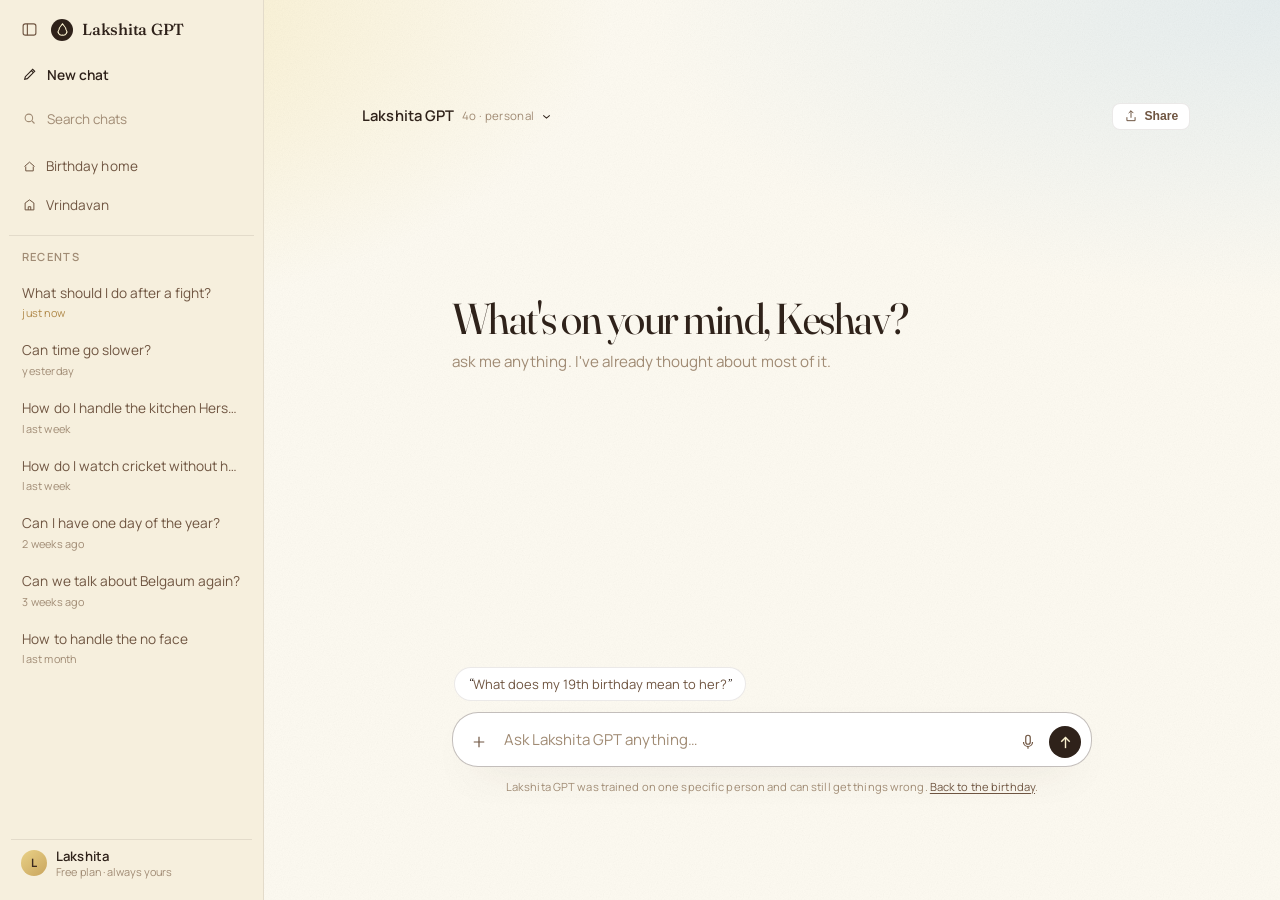
<file: gpt.html>
<!doctype html>
<html lang="en">
<head>
<meta charset="utf-8">
<meta name="viewport" content="width=device-width, initial-scale=1">
<title>Lakshita GPT</title>
<meta name="description" content="Lakshita GPT — the version of me that's always available.">
<link rel="preconnect" href="https://fonts.googleapis.com">
<link rel="preconnect" href="https://fonts.gstatic.com" crossorigin>
<link href="https://fonts.googleapis.com/css2?family=Fraunces:ital,opsz,wght@0,9..144,300..700;1,9..144,300..700&family=Instrument+Serif:ital@0;1&family=Manrope:wght@300;400;500;600;700&display=swap" rel="stylesheet">
<link rel="stylesheet" href="styles.css">
<link rel="stylesheet" href="gpt.css">
<link rel="icon" href="data:image/svg+xml,<svg xmlns='http://www.w3.org/2000/svg' viewBox='0 0 32 32'><circle cx='16' cy='16' r='15' fill='%23f3e2a3'/><circle cx='16' cy='16' r='6' fill='%233b2a20'/></svg>">
</head>
<body class="gpt-body">

<div class="gpt-shell">

  <!-- ============ SIDEBAR ============ -->
  <aside class="gpt-side" id="side">
    <div class="gpt-side__top">
      <button class="gpt-iconbtn" id="collapse" title="Close sidebar" aria-label="Close sidebar">
        <svg viewBox="0 0 24 24" width="17" height="17" fill="none" stroke="currentColor" stroke-width="1.6"><rect x="3" y="4" width="18" height="16" rx="3"/><path d="M9 4v16"/></svg>
      </button>
      <a class="gpt-brand" href="index.html">
        <span class="gpt-brand__mark">
          <svg viewBox="0 0 24 24" width="15" height="15" fill="none" stroke="currentColor" stroke-width="1.7"><path d="M12 3c2.2 3.4 5.5 5.2 5.5 9A5.5 5.5 0 0 1 12 21a5.5 5.5 0 0 1-5.5-9c0-3.8 3.3-5.6 5.5-9Z"/></svg>
        </span>
        Lakshita&nbsp;GPT
      </a>
    </div>

    <button class="gpt-new" id="newChat">
      <svg viewBox="0 0 24 24" width="16" height="16" fill="none" stroke="currentColor" stroke-width="1.7"><path d="M4 20l1-4L16 5l3 3L8 19l-4 1Z"/><path d="M14 7l3 3"/></svg>
      New chat
    </button>

    <label class="gpt-search">
      <svg viewBox="0 0 24 24" width="15" height="15" fill="none" stroke="currentColor" stroke-width="1.7"><circle cx="11" cy="11" r="6"/><path d="M16 16l4 4"/></svg>
      <input type="text" id="searchThreads" placeholder="Search chats" autocomplete="off">
    </label>

    <nav class="gpt-nav">
      <a href="index.html"><svg viewBox="0 0 24 24" width="15" height="15" fill="none" stroke="currentColor" stroke-width="1.6"><path d="M4 12l8-7 8 7"/><path d="M6 12v7h12v-7"/></svg>Birthday home</a>
      <a href="temple.html"><svg viewBox="0 0 24 24" width="15" height="15" fill="none" stroke="currentColor" stroke-width="1.6"><path d="M12 3l7 5v11H5V8l7-5Z"/><path d="M10 19v-5h4v5"/></svg>Vrindavan</a>
    </nav>

    <div class="gpt-recents">
      <p class="gpt-recents__label">Recents</p>
      <ul id="threadList"></ul>
    </div>

    <div class="gpt-side__bottom">
      <span class="gpt-avatar gpt-avatar--me">L</span>
      <span class="gpt-user">
        <span class="gpt-user__name">Lakshita</span>
        <span class="gpt-user__plan">Free plan · always yours</span>
      </span>
    </div>
  </aside>

  <!-- ============ MAIN ============ -->
  <section class="gpt-main">
    <header class="gpt-top">
      <button class="gpt-iconbtn gpt-only-narrow" id="openSide" aria-label="Open sidebar">
        <svg viewBox="0 0 24 24" width="18" height="18" fill="none" stroke="currentColor" stroke-width="1.7"><path d="M4 7h16M4 12h16M4 17h10"/></svg>
      </button>
      <span class="gpt-model">
        Lakshita GPT <em>4o · personal</em>
        <svg viewBox="0 0 24 24" width="13" height="13" fill="none" stroke="currentColor" stroke-width="2"><path d="M6 10l6 5 6-5"/></svg>
      </span>
      <span class="gpt-top__right">
        <button class="gpt-share" id="shareBtn">
          <svg viewBox="0 0 24 24" width="14" height="14" fill="none" stroke="currentColor" stroke-width="1.7"><path d="M12 3v12"/><path d="M8 7l4-4 4 4"/><path d="M5 14v6h14v-6"/></svg>
          Share
        </button>
      </span>
    </header>

    <div class="gpt-thread" id="thread">
      <div class="gpt-thread__inner" id="messages"></div>
    </div>

    <div class="gpt-composer">
      <div class="gpt-pinned" id="pinned"></div>

      <form class="gpt-input" id="form" autocomplete="off">
        <button type="button" class="gpt-iconbtn" title="Attach">
          <svg viewBox="0 0 24 24" width="18" height="18" fill="none" stroke="currentColor" stroke-width="1.6"><path d="M12 5v14M5 12h14"/></svg>
        </button>
        <textarea id="box" rows="1" placeholder="Ask Lakshita GPT anything…" aria-label="Message Lakshita GPT"></textarea>
        <button type="button" class="gpt-iconbtn" title="Voice">
          <svg viewBox="0 0 24 24" width="18" height="18" fill="none" stroke="currentColor" stroke-width="1.6"><rect x="9" y="3" width="6" height="12" rx="3"/><path d="M6 12a6 6 0 0 0 12 0M12 18v3"/></svg>
        </button>
        <button type="submit" class="gpt-send" id="send" title="Send message" aria-label="Send message">
          <svg viewBox="0 0 24 24" width="17" height="17" fill="none" stroke="currentColor" stroke-width="2"><path d="M12 20V5"/><path d="M6 11l6-6 6 6"/></svg>
        </button>
      </form>

      <p class="gpt-disclaimer">
        Lakshita GPT was trained on one specific person and can still get things wrong.
        <a href="index.html">Back to the birthday</a>.
      </p>
    </div>
  </section>
</div>

<div class="gpt-scrim" id="scrim"></div>

<script src="config.js"></script>
<script src="gpt.js"></script>
</body>
</html>
</file>
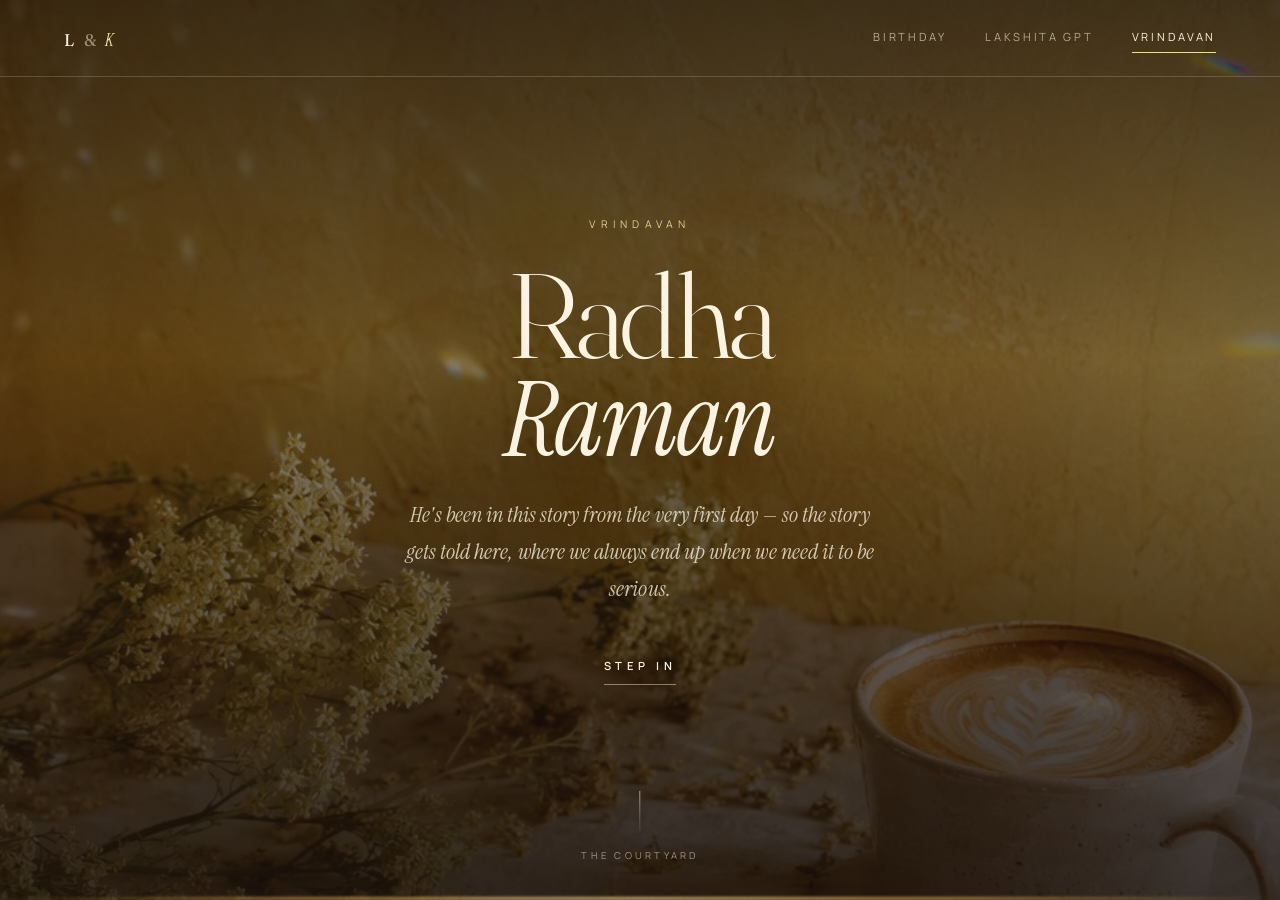
<file: temple.html>
<!doctype html>
<html lang="en">
<head>
<meta charset="utf-8">
<meta name="viewport" content="width=device-width, initial-scale=1">
<title>Vrindavan · Radha Raman</title>
<meta name="description" content="The temple page — three days that made us, and a train that refused to stop.">
<link rel="preconnect" href="https://fonts.googleapis.com">
<link rel="preconnect" href="https://fonts.gstatic.com" crossorigin>
<link href="https://fonts.googleapis.com/css2?family=Fraunces:ital,opsz,wght@0,9..144,300..700;1,9..144,300..700&family=Instrument+Serif:ital@0;1&family=Manrope:wght@300;400;500;600;700&display=swap" rel="stylesheet">
<link rel="stylesheet" href="styles.css">
<link rel="stylesheet" href="temple.css">
<link rel="icon" href="data:image/svg+xml,<svg xmlns='http://www.w3.org/2000/svg' viewBox='0 0 32 32'><circle cx='16' cy='16' r='15' fill='%23f3e2a3'/><circle cx='16' cy='16' r='6' fill='%233b2a20'/></svg>">
</head>
<body class="page-temple">

<!-- ======================= THE GATE ======================= -->
<section class="gate" id="gate">
  <div class="gate__img" id="gateImg"></div>
  <div class="gate__veil"></div>

  <header class="masthead masthead--gate">
    <a class="wordmark" href="index.html">L <span>&</span> <em>K</em></a>
    <nav class="nav">
      <a href="index.html">Birthday</a>
      <a href="gpt.html">Lakshita&nbsp;GPT</a>
      <a href="temple.html" aria-current="page">Vrindavan</a>
    </nav>
  </header>

  <div class="gate__inner">
    <p class="gate__kicker" id="gateKicker">vrindavan</p>
    <h1 class="gate__title">Radha <em>Raman</em></h1>
    <p class="gate__sub">
      He's been in this story from the very first day — so the story gets told here,
      where we always end up when we need it to be serious.
    </p>
    <button class="gate__enter" id="enterBtn">step in</button>
  </div>

  <div class="gate__scroll"><i></i><span>the courtyard</span></div>
  <div class="gate__lamps"></div>
</section>

<!-- ======================= INSIDE ======================= -->
<div class="sanctum" id="sanctum">
<main class="wrap">

  <!-- murti -->
  <section>
    <div class="murti">
      <div class="murti__frame reveal">
        <span class="murti__glow"></span>
        <img src="murti.jpg" alt="The decorated deity of Radha Raman Lalji, lit by oil lamps and garlands">
      </div>
      <div class="murti__text">
        <p class="eyebrow eyebrow--rule reveal">darshan</p>
       <h2 class="reveal" data-d="1">You were <em>always there.</em></h2>
        <p class="lede reveal" data-d="2" id="innerGreeting"></p>
        <p class="reveal" data-d="3">
          Everything since has had this in the background — the lamps, the incense that gets into your
          jacket and stays there for a week, the specific way the courtyard sounds after eight at night.
          Lalji has heard every version of us. The arguing ones, the deciding ones, and the one where
          you said yes.
        </p>
        <p class="small reveal" data-d="3" id="murtiCaption" style="font-family:var(--italic); font-style:italic; font-size:1.05rem; text-transform:none; letter-spacing:0; color:var(--mocha)"></p>
      </div>
    </div>
  </section>

  <hr class="rule">

  <!-- the three chapters -->
  <section class="story">
    <div class="story__head">
      <div>
        <p class="eyebrow eyebrow--rule reveal">the narration</p>
        <h2 class="reveal" data-d="1" style="font-size:clamp(2rem,5.5vw,3.4rem); margin:0">
          Three days, told <em class="serif-it">by the one who remembers both versions</em>
        </h2>
        <p class="reveal" data-d="2" style="max-width:32rem; margin:1.4rem 0 0" id="storyIntro"></p>
      </div>
      <button class="btn reveal" data-d="2" id="storyBtn">Lalji, tell us the story</button>
    </div>

    <ul class="story__list reveal" data-d="2" id="storyList"></ul>
  </section>

  <hr class="rule">

  <!-- the train journey -->
  <section class="journey" id="journey">
    <p class="eyebrow eyebrow--rule reveal">15 march onwards</p>
    <h2 class="reveal" data-d="1" style="font-size:clamp(2rem,5.5vw,3.4rem); margin:0" id="journeyTitle"></h2>
    <p class="small reveal" data-d="2" id="journeyHint"
       style="text-transform:none; letter-spacing:0; font-family:var(--italic); font-style:italic; font-size:1.05rem; margin-top:1rem"></p>

    <div class="journey__stage reveal" data-d="2" id="stage">
      <div class="journey__strip" id="strip">
        <div class="journey__sleepers"></div>
        <div class="journey__rail"></div>
      </div>
      <div class="train" id="train"><div class="train__body"></div></div>
    </div>

    <div class="journey__controls reveal" data-d="3">
      <button class="throttle" id="throttle">move ahead <span aria-hidden="true">→</span></button>
      <span class="journey__status" id="status">at the platform. press when you're ready.</span>
    </div>

    <div class="journey__final" id="final">
      <h3 id="finalTitle"></h3>
      <div id="finalBody"></div>
    </div>
  </section>

  <hr class="rule">

  <!-- the fun interludes -->
  <section class="fun">
    <p class="eyebrow eyebrow--rule reveal">meanwhile</p>
    <h2 class="reveal" data-d="1" style="font-size:clamp(2rem,5vw,3.2rem); margin:0 0 3rem" id="funTitle"></h2>
   <div class="album reveal">
  <div class="album__rings" aria-hidden="true">
    <span></span><span></span><span></span>
    <span></span><span></span><span></span>
    <span></span><span></span><span></span>
  </div>

  <div class="album__page">
    <div class="album__heading">
      <span>OUR LITTLE COLLECTION</span>
      <span>VOL. 01 · 2026</span>
    </div>

    <div class="album__grid" id="funScatter"></div>

    <div class="album__footer">
      <span>kept close, always.</span>
      <span>♥</span>
    </div>
  </div>
</div>
  </section>

</main>

<footer class="foot">
  <p>radha raman · vrindavan</p>
  <p class="serif-it">he was in all of it</p>
  <p><a href="gpt.html" style="text-decoration:none">the other room →</a></p>
</footer>
</div>

<!-- immersive scene -->
<div class="scene" id="scene" role="dialog" aria-modal="true" aria-label="Story scene">
  <div class="scene__bg" id="sceneBg"></div>
  <div class="scene__scrim"></div>
  <button class="scene__close" id="sceneClose" aria-label="Close scene">✕</button>
  <div class="scene__inner">
    <p class="scene__date" id="sceneDate"></p>
    <h3 class="scene__title" id="sceneTitle"></h3>
    <p class="scene__place" id="scenePlace"></p>
    <div class="scene__text" id="sceneText"></div>
  </div>
  <p class="scene__film" id="sceneFilm"></p>
</div>

<script src="config.js"></script>
<script src="temple.js"></script>
</body>
</html>
</file>
<file: styles.css>
/* ==================================================================
   KESHAV · 19   —   shared design system
   butter yellow · cappuccino · chocolate · pale sky
   editorial / Pinterest: serif display, thin rules, wide air
   ================================================================== */

:root{
  --butter:      #f3e2a3;
  --butter-deep: #e9d187;
  --butter-pale: #faf1cf;
  --cream:       #fdfaf0;
  --paper:       #fffdf6;

  --cocoa:       #3b2a20;   /* headline chocolate */
  --mocha:       #6f5541;   /* body cappuccino    */
  --latte:       #a9917a;   /* muted              */
  --line:        rgba(59,42,32,.16);

  --sky:         #cfe1ec;
  --sky-deep:    #9fbdd0;
  --elder:       #fff8e1;

  --shadow-soft: 0 24px 60px -32px rgba(59,42,32,.45);
  --shadow-hard: 0 40px 90px -40px rgba(59,42,32,.55);

  --serif:  "Fraunces", "Playfair Display", Georgia, serif;
  --italic: "Instrument Serif", Georgia, serif;
  --sans:   "Manrope", "Helvetica Neue", Arial, sans-serif;

  --gutter: clamp(1.25rem, 5vw, 6rem);
  --measure: 34rem;
}

*,*::before,*::after{ box-sizing:border-box; }

html{ -webkit-text-size-adjust:100%; scroll-behavior:smooth; }

body{
  margin:0;
  min-height:100vh;
  background:
    radial-gradient(120% 80% at 12% 0%, var(--butter-pale) 0%, transparent 60%),
    radial-gradient(100% 70% at 92% 8%, rgba(207,225,236,.55) 0%, transparent 55%),
    linear-gradient(180deg, var(--butter) 0%, var(--butter-pale) 38%, var(--cream) 100%);
  background-attachment: fixed;
  color: var(--mocha);
  font-family: var(--sans);
  font-size: clamp(1rem, .35vw + .92rem, 1.075rem);
  line-height: 1.75;
  font-weight: 400;
  letter-spacing: .002em;
  -webkit-font-smoothing: antialiased;
  overflow-x: hidden;
}

/* film grain, very light */
body::after{
  content:"";
  position:fixed; inset:0; z-index:9; pointer-events:none;
  opacity:.32; mix-blend-mode:multiply;
  background-image:url("data:image/svg+xml;utf8,<svg xmlns='http://www.w3.org/2000/svg' width='140' height='140'><filter id='n'><feTurbulence type='fractalNoise' baseFrequency='.85' numOctaves='3'/><feColorMatrix type='saturate' values='0'/></filter><rect width='140' height='140' filter='url(%23n)' opacity='.42'/></svg>");
}

img{ max-width:100%; display:block; }
a{ color:inherit; }

h1,h2,h3,h4{
  font-family: var(--serif);
  font-weight: 400;
  color: var(--cocoa);
  letter-spacing: -.022em;
  line-height: 1.02;
  margin:0;
  font-variation-settings:"SOFT" 0,"WONK" 1,"opsz" 120;
}

p{ margin:0 0 1.15em; }

/* ---------- typographic helpers ---------- */
.eyebrow{
  font-family: var(--sans);
  font-size:.68rem; font-weight:600;
  letter-spacing:.32em; text-transform:uppercase;
  color: var(--latte);
  margin:0 0 1.4rem;
}
.eyebrow--rule::before{
  content:""; display:inline-block; width:2.2rem; height:1px;
  background:var(--line); vertical-align:middle; margin-right:.9rem;
}
.serif-it{ font-family:var(--italic); font-style:italic; font-weight:400; }
.lede{
  font-family:var(--serif);
  font-size: clamp(1.15rem, 1.4vw + .7rem, 1.55rem);
  line-height:1.5; color:var(--cocoa);
  font-weight:300; letter-spacing:-.012em;
  max-width: 30rem;
}
.small{ font-size:.8rem; letter-spacing:.04em; color:var(--latte); }
.note{
  font-size:.72rem; letter-spacing:.16em; text-transform:uppercase;
  color:var(--latte);
}

/* ---------- disco light, top corners ---------- */
.disco{
  position:fixed; top:-14vh; z-index:1; pointer-events:none;
  width:52vw; height:52vh; opacity:.75;
  filter: blur(.5px);
  mix-blend-mode:screen;
}
.disco--l{ left:-14vw; }
.disco--r{ right:-14vw; }
.disco::before,
.disco::after{
  content:""; position:absolute; inset:0;
  background-image:
    radial-gradient(circle at 18% 22%, rgba(255,255,255,.95) 0 1.5px, transparent 3px),
    radial-gradient(circle at 42% 12%, rgba(255,244,214,.9)  0 2px,   transparent 4px),
    radial-gradient(circle at 66% 30%, rgba(214,240,255,.85) 0 1.5px, transparent 3px),
    radial-gradient(circle at 82% 16%, rgba(255,225,225,.8)  0 2px,   transparent 4px),
    radial-gradient(circle at 28% 46%, rgba(226,255,236,.75) 0 1.5px, transparent 3px),
    radial-gradient(circle at 58% 58%, rgba(255,255,255,.7)  0 2px,   transparent 4px),
    radial-gradient(circle at 88% 52%, rgba(255,238,200,.7)  0 1.5px, transparent 3px);
  background-size: 340px 340px, 420px 420px, 300px 300px, 500px 500px, 380px 380px, 260px 260px, 460px 460px;
  animation: drift 26s linear infinite;
}
.disco::after{
  opacity:.55;
  background-size: 210px 210px, 260px 260px, 180px 180px, 300px 300px, 240px 240px, 160px 160px, 280px 280px;
  animation-duration: 17s; animation-direction: reverse;
}
.disco--r::before, .disco--r::after{ animation-duration:22s; }
@keyframes drift{
  0%  { transform:translate3d(0,0,0) rotate(0deg); }
  100%{ transform:translate3d(60px,40px,0) rotate(6deg); }
}
/* the prismatic wash behind the dots */
.disco-glow{
  position:fixed; top:-30vh; width:44vw; height:44vh; z-index:0;
  pointer-events:none; filter:blur(70px); opacity:.5;
  background:conic-gradient(from 0deg,
    rgba(255,247,214,.9), rgba(207,225,236,.85), rgba(255,224,224,.7),
    rgba(226,255,238,.75), rgba(255,247,214,.9));
  animation: spin 40s linear infinite;
}
.disco-glow--l{ left:-16vw; }
.disco-glow--r{ right:-16vw; animation-direction:reverse; }
@keyframes spin{ to{ transform:rotate(360deg); } }

@media (prefers-reduced-motion: reduce){
  .disco::before,.disco::after,.disco-glow,.clock__body{ animation:none !important; }
}

/* ---------- masthead ---------- */
.masthead{
  position:relative; z-index:20;
  display:flex; align-items:center; justify-content:space-between;
  gap:2rem; flex-wrap:wrap;
  padding: 1.6rem var(--gutter) 1.3rem;
  border-bottom:1px solid var(--line);
}
.wordmark{
  font-family:var(--serif); font-size:1.05rem; letter-spacing:-.01em;
  color:var(--cocoa); text-decoration:none; white-space:nowrap;
}
.wordmark em{ font-family:var(--italic); font-style:italic; color:var(--mocha); }
.wordmark span{ color:var(--sky-deep); margin:0 .35em; }

.nav{ display:flex; gap:clamp(1rem,3vw,2.4rem); align-items:baseline; }
.nav a{
  font-size:.7rem; letter-spacing:.24em; text-transform:uppercase;
  text-decoration:none; color:var(--latte);
  padding-bottom:.35rem;
  border-bottom:1px solid transparent;
  transition: color .3s, border-color .3s;
}
.nav a:hover{ color:var(--cocoa); }
.nav a[aria-current="page"]{ color:var(--cocoa); border-bottom-color:var(--cocoa); }

/* ---------- layout ---------- */
.wrap{ position:relative; z-index:10; }
section{ padding: clamp(4rem,10vh,9rem) var(--gutter); }
.rule{ height:1px; background:var(--line); border:0; margin:0 var(--gutter); }
.two{ display:grid; gap:clamp(2rem,6vw,5rem); grid-template-columns:1fr; }
@media (min-width: 900px){ .two{ grid-template-columns: 1.05fr .95fr; align-items:center; } }

/* ---------- hero ---------- */
.hero{ position:relative; }
.hero__title{
  font-size: clamp(3rem, 11.5vw, 10.5rem);
  line-height:.88;
  letter-spacing:-.045em;
  margin:0 0 1.8rem;
}
.hero__title .ord{
  font-size:.34em; vertical-align:.9em; letter-spacing:0;
  font-family:var(--sans); font-weight:500; color:var(--mocha);
}
.hero__title em{
  display:block; font-family:var(--italic); font-style:italic;
  color:var(--cocoa); letter-spacing:-.02em;
  margin-top:.06em;
}
.hero__meta{
  display:flex; flex-wrap:wrap; gap:1.4rem 2.4rem; align-items:center;
  margin-top:2.6rem; padding-top:1.6rem; border-top:1px solid var(--line);
}

/* ---------- hanging clock ---------- */
.clock{
  position:relative; display:flex; flex-direction:column; align-items:center;
  margin-top:-2rem;
}
.clock__chain{
  width:1px; height:clamp(3rem,12vh,7rem);
  background:linear-gradient(180deg, transparent, var(--latte) 30%, var(--mocha));
  transform-origin:top center;
  animation: swing 6.5s ease-in-out infinite;
}
.clock__body{
  transform-origin: top center;
  animation: swing 6.5s ease-in-out infinite;
  width:clamp(150px, 22vw, 260px);
  filter: drop-shadow(0 30px 40px rgba(59,42,32,.3));
}
.clock__body img{ width:100%; border-radius:2px; }
@keyframes swing{
  0%,100%{ transform:rotate(-2.6deg); }
  50%    { transform:rotate(2.6deg); }
}
.clock__caption{
  margin-top:1.8rem; text-align:center;
  font-family:var(--italic); font-style:italic; font-size:1.05rem; color:var(--mocha);
}
.clock__count{
  font-family:var(--serif); font-size:clamp(1.6rem,3vw,2.4rem); color:var(--cocoa);
  display:block; letter-spacing:-.02em;
}

/* ---------- photo frames ---------- */
.frames{
  display:grid; gap:clamp(2rem,5vw,4rem);
  grid-template-columns:repeat(auto-fit,minmax(min(100%,260px),1fr));
  max-width:1100px;
}
.frame{
  position:relative; background:var(--paper);
  padding:.85rem .85rem 3.2rem;
  box-shadow:var(--shadow-soft);
  transition: transform .6s cubic-bezier(.2,.8,.2,1), box-shadow .6s;
}
.frame:nth-child(odd){ transform:rotate(-1.4deg); }
.frame:nth-child(even){ transform:rotate(1.1deg) translateY(1.4rem); }
.frame:hover{ transform:rotate(0) translateY(-6px); box-shadow:var(--shadow-hard); }
.frame__slot{
  aspect-ratio:4/5; overflow:hidden; background:
    repeating-linear-gradient(45deg, var(--butter-pale) 0 12px, var(--cream) 12px 24px);
  display:grid; place-items:center; text-align:center; padding:1.5rem;
}
.frame__slot img{ width:100%; height:100%; object-fit:cover; }
.frame__hint{
  font-size:.68rem; letter-spacing:.2em; text-transform:uppercase; color:var(--latte);
  max-width:14rem; line-height:2;
}
.frame__cap{
  position:absolute; left:.9rem; right:.9rem; bottom:1rem;
  font-family:var(--italic); font-style:italic; font-size:.98rem; color:var(--mocha);
}
.frame.is-live .frame__slot{ background:var(--cocoa); }
.frame.is-live .frame__hint{ display:none; }

/* ---------- link cards (editorial, not boxes) ---------- */
.chapters-index{ border-top:1px solid var(--line); }
.chapter-link{
  display:grid; grid-template-columns:1fr; gap:.4rem 2rem;
  padding:2.4rem 0; border-bottom:1px solid var(--line);
  text-decoration:none; position:relative;
  transition: padding-left .5s cubic-bezier(.2,.8,.2,1);
}
@media (min-width:760px){
  .chapter-link{ grid-template-columns: 4.5rem 1fr auto; align-items:baseline; }
}
.chapter-link:hover{ padding-left:1rem; }
.chapter-link__no{
  font-family:var(--serif); font-size:.85rem; color:var(--latte); letter-spacing:.1em;
}
.chapter-link__title{
  font-family:var(--serif); font-size:clamp(1.7rem,4.4vw,3.1rem);
  color:var(--cocoa); letter-spacing:-.03em; line-height:1.05;
}
.chapter-link__title em{ font-family:var(--italic); font-style:italic; }
.chapter-link__sub{
  font-size:.72rem; letter-spacing:.2em; text-transform:uppercase; color:var(--latte);
  white-space:nowrap;
}
.chapter-link::after{
  content:"→"; position:absolute; right:0; bottom:2.4rem;
  font-size:1.2rem; color:var(--mocha); opacity:0; transform:translateX(-8px);
  transition:.45s cubic-bezier(.2,.8,.2,1);
}
@media (min-width:760px){ .chapter-link::after{ display:none; } }
.chapter-link:hover::after{ opacity:1; transform:none; }

/* ---------- buttons: text, not pills ---------- */
.btn{
  display:inline-flex; align-items:center; gap:.7rem;
  background:none; border:0; padding:.5rem 0; cursor:pointer;
  font-family:var(--sans); font-size:.72rem; font-weight:600;
  letter-spacing:.26em; text-transform:uppercase; color:var(--cocoa);
  border-bottom:1px solid var(--cocoa);
  transition: gap .4s, color .3s, border-color .3s;
}
.btn:hover{ gap:1.2rem; color:var(--mocha); border-color:var(--mocha); }
.btn--ghost{ border-bottom-color:var(--line); color:var(--mocha); }

/* ---------- reveal ---------- */
.reveal{ opacity:0; transform:translateY(26px); transition:opacity 1.1s cubic-bezier(.2,.8,.2,1), transform 1.1s cubic-bezier(.2,.8,.2,1); }
.reveal.in{ opacity:1; transform:none; }
.reveal[data-d="1"]{ transition-delay:.12s } .reveal[data-d="2"]{ transition-delay:.24s }
.reveal[data-d="3"]{ transition-delay:.36s } .reveal[data-d="4"]{ transition-delay:.48s }

/* ---------- scattered fun gallery ---------- */
.scatter{
  display:flex; flex-wrap:wrap; gap:clamp(1.5rem,4vw,3.5rem);
  justify-content:center; align-items:flex-start;
}
.scatter figure{
  margin:0; width:clamp(200px,26vw,320px); background:var(--paper);
  padding:.7rem .7rem 1.1rem; box-shadow:var(--shadow-soft);
  transition:transform .7s cubic-bezier(.2,.8,.2,1), z-index 0s;
}
.scatter figure:nth-child(1){ transform:rotate(-3deg) }
.scatter figure:nth-child(2){ transform:rotate(2.2deg) translateY(2.4rem) }
.scatter figure:nth-child(3){ transform:rotate(-1.4deg) translateY(-1rem) }
.scatter figure:nth-child(4){ transform:rotate(3.4deg) translateY(1.6rem) }
.scatter figure:hover{ transform:rotate(0) scale(1.035); position:relative; z-index:5; }
.scatter img{ aspect-ratio:4/5; object-fit:cover; width:100%; }
.scatter figcaption{ margin-top:.7rem; }
.scatter .t{ font-family:var(--serif); font-size:1rem; color:var(--cocoa); display:block; }
.scatter .n{ font-size:.76rem; color:var(--latte); line-height:1.5; display:block; margin-top:.2rem; }

/* ---------- footer ---------- */
.foot{
  padding:3.5rem var(--gutter) 4.5rem; border-top:1px solid var(--line);
  display:flex; flex-wrap:wrap; gap:1.5rem 3rem; justify-content:space-between; align-items:center;
  position:relative; z-index:10;
}
.foot p{ margin:0; font-size:.74rem; letter-spacing:.14em; text-transform:uppercase; color:var(--latte); }
.foot .serif-it{ font-size:1.15rem; text-transform:none; letter-spacing:0; color:var(--mocha); }

/* ---------- full-bleed scene overlay ---------- */
.scene{
  position:fixed; inset:0; z-index:200; display:grid; place-items:center;
  background:rgba(28,19,14,.94);
  opacity:0; visibility:hidden; transition:opacity .7s, visibility .7s;
}
.scene.is-open{ opacity:1; visibility:visible; }
.scene__bg{
  position:absolute; inset:0; background-size:cover; background-position:center;
  transform:scale(1.06); transition:transform 2.4s cubic-bezier(.2,.8,.2,1);
  filter:saturate(.92) contrast(1.02);
}
.scene.is-open .scene__bg{ transform:scale(1); }
.scene__scrim{
  position:absolute; inset:0;
  background:linear-gradient(105deg, rgba(20,13,9,.86) 0%, rgba(20,13,9,.55) 45%, rgba(20,13,9,.15) 100%);
}
.scene__inner{
  position:relative; z-index:2; width:min(100%, 46rem);
  padding:clamp(2rem,6vw,4rem); max-height:100vh; overflow:auto;
  color:#f4ead9;
}
.scene__date{
  font-size:.7rem; letter-spacing:.34em; text-transform:uppercase; color:var(--butter);
  margin:0 0 1rem;
}
.scene__title{
  font-family:var(--serif); font-size:clamp(2.4rem,7vw,5rem); color:#fff8e6;
  letter-spacing:-.035em; line-height:.95; margin:0 0 .4rem;
}
.scene__place{
  font-family:var(--italic); font-style:italic; font-size:1.2rem; color:rgba(255,248,230,.7);
  margin:0 0 2.4rem;
}
.scene__text p{
  font-size:clamp(1rem,1.1vw + .75rem,1.18rem); line-height:1.85;
  color:rgba(250,242,228,.9); margin:0 0 1.4em;
  border-left:1px solid rgba(243,226,163,.35); padding-left:1.4rem;
}
.scene__close{
  position:absolute; top:clamp(1rem,4vw,2.5rem); right:clamp(1rem,4vw,2.5rem); z-index:3;
  width:3rem; height:3rem; border-radius:50%; cursor:pointer;
  border:1px solid rgba(255,248,230,.35); background:transparent; color:#fff8e6;
  font-size:1.1rem; line-height:1; transition:.35s;
}
.scene__close:hover{ background:#fff8e6; color:var(--cocoa); transform:rotate(90deg); }
.scene__film{
  position:absolute; left:clamp(1rem,4vw,2.5rem); bottom:clamp(1rem,4vw,2.5rem); z-index:3;
  font-size:.62rem; letter-spacing:.3em; text-transform:uppercase; color:rgba(255,248,230,.5);
}

/* scrollbars in scenes */
.scene__inner::-webkit-scrollbar{ width:6px }
.scene__inner::-webkit-scrollbar-thumb{ background:rgba(243,226,163,.4); border-radius:0 }
.scene__inner {
  overflow-y: auto !important;
  max-height: 100vh;
}

.scene__text {
  display: block !important;
  visibility: visible !important;
  opacity: 1 !important;
  position: relative;
  z-index: 5;
}

.scene__text p {
  display: block !important;
  visibility: visible !important;
  opacity: 1 !important;
  color: #f4ead9 !important;
}
/* EMERGENCY FIX — keep homepage content visible */
.reveal {
  opacity: 1 !important;
  transform: none !important;
}
</file>
<file: gpt.css>
/* ==================================================================
   Lakshita GPT — the ChatGPT layout, warm butter-toned
   sidebar + centered conversation + floating composer
   ================================================================== */

.gpt-body{
  --bg:      #fdfaf1;
  --side:    #f6efdd;
  --ink:     #2f221a;
  --ink-2:   #6f5541;
  --ink-3:   #a08b74;
  --hair:    rgba(59,42,32,.10);
  --hover:   rgba(59,42,32,.055);
  --bubble:  rgba(59,42,32,.05);

  background:
    radial-gradient(90% 60% at 100% 0%, rgba(207,225,236,.5) 0%, transparent 55%),
    radial-gradient(80% 60% at 0% 0%, rgba(243,226,163,.55) 0%, transparent 60%),
    var(--bg);
  color: var(--ink);
  font-family: var(--sans);
  line-height: 1.6;
  height:100vh; height:100dvh;
  overflow:hidden;
}
.gpt-body::after{ opacity:.2; }

.gpt-shell{
  display:grid;
  grid-template-columns: 264px 1fr;
  height:100%;
  position:relative; z-index:10;
}
.gpt-shell.is-narrow{ grid-template-columns: 0 1fr; }

/* ---------------- sidebar ---------------- */
.gpt-side{
  background: var(--side);
  border-right:1px solid var(--hair);
  display:flex; flex-direction:column;
  padding: .7rem .55rem .8rem;
  overflow:hidden;
  transition: margin-left .35s cubic-bezier(.2,.8,.2,1);
  min-width:0;
}
.gpt-shell.is-narrow .gpt-side{ margin-left:-264px; }

.gpt-side__top{
  display:flex; align-items:center; gap:.35rem;
  padding:.15rem .3rem .55rem;
}
.gpt-brand{
  display:flex; align-items:center; gap:.55rem;
  font-family:var(--serif); font-size:1rem; letter-spacing:-.015em;
  color:var(--ink); text-decoration:none; font-weight:500;
}
.gpt-brand__mark{
  width:22px; height:22px; border-radius:50%;
  display:grid; place-items:center;
  background:var(--ink); color:var(--butter-pale);
}
.gpt-iconbtn{
  width:32px; height:32px; flex:none;
  display:grid; place-items:center;
  border:0; background:transparent; color:var(--ink-2);
  border-radius:8px; cursor:pointer; transition:.2s;
}
.gpt-iconbtn:hover{ background:var(--hover); color:var(--ink); }

.gpt-new{
  display:flex; align-items:center; gap:.6rem;
  margin:.1rem .15rem .5rem;
  padding:.55rem .65rem;
  background:transparent; border:0; border-radius:9px; cursor:pointer;
  font-family:var(--sans); font-size:.86rem; font-weight:600; color:var(--ink);
  text-align:left; transition:.2s;
}
.gpt-new:hover{ background:var(--hover); }

.gpt-search{
  display:flex; align-items:center; gap:.55rem;
  margin:0 .15rem .7rem; padding:.5rem .65rem;
  border-radius:9px; color:var(--ink-3);
  transition:.2s;
}
.gpt-search:focus-within{ background:#fff; box-shadow:0 0 0 1px var(--hair); }
.gpt-search input{
  flex:1; min-width:0; border:0; background:transparent; outline:0;
  font-family:var(--sans); font-size:.84rem; color:var(--ink);
}
.gpt-search input::placeholder{ color:var(--ink-3); }

.gpt-nav{
  display:flex; flex-direction:column; gap:1px;
  padding:0 .15rem .7rem; margin-bottom:.5rem;
  border-bottom:1px solid var(--hair);
}
.gpt-nav a{
  display:flex; align-items:center; gap:.6rem;
  padding:.5rem .65rem; border-radius:8px;
  font-size:.85rem; color:var(--ink-2); text-decoration:none; transition:.2s;
}
.gpt-nav a:hover{ background:var(--hover); color:var(--ink); }

.gpt-recents{ flex:1; overflow-y:auto; padding:0 .15rem; }
.gpt-recents__label{
  font-size:.7rem; font-weight:600; letter-spacing:.12em; text-transform:uppercase;
  color:var(--ink-3); margin:.2rem .65rem .45rem;
}
.gpt-recents ul{ list-style:none; margin:0; padding:0; }
.gpt-thread-item{
  position:relative;
  padding:.55rem .7rem; border-radius:9px; cursor:pointer;
  font-size:.855rem; color:var(--ink-2);
  white-space:nowrap; overflow:hidden; text-overflow:ellipsis;
  transition: background .2s, color .2s;
}
.gpt-thread-item:hover{ background:var(--hover); color:var(--ink); }
.gpt-thread-item.is-active{ background:rgba(59,42,32,.09); color:var(--ink); font-weight:600; }
.gpt-thread-item .when{
  display:block; font-size:.68rem; color:var(--ink-3); font-weight:400;
  letter-spacing:.02em; margin-top:.05rem;
}
.gpt-thread-item.is-new .when{ color:#b0894a; }
.gpt-recents::-webkit-scrollbar{ width:8px }
.gpt-recents::-webkit-scrollbar-thumb{ background:rgba(59,42,32,.14); border-radius:8px }

.gpt-side__bottom{
  display:flex; align-items:center; gap:.6rem;
  margin:.5rem .15rem 0; padding:.55rem .6rem;
  border-top:1px solid var(--hair); border-radius:0;
}
.gpt-avatar{
  width:26px; height:26px; border-radius:50%; flex:none;
  display:grid; place-items:center;
  font-size:.72rem; font-weight:700;
}
.gpt-avatar--me{ background:linear-gradient(140deg,#e9d187,#c9a55e); color:#3b2a20; }
.gpt-user{ display:flex; flex-direction:column; line-height:1.25; min-width:0 }
.gpt-user__name{ font-size:.82rem; font-weight:600; color:var(--ink) }
.gpt-user__plan{ font-size:.68rem; color:var(--ink-3) }

/* ---------------- main ---------------- */
.gpt-main{
  display:flex; flex-direction:column; min-width:0; height:100%;
  position:relative;
}
.gpt-top{
  display:flex; align-items:center; gap:.7rem;
  padding:.6rem clamp(.9rem,3vw,1.6rem);
  border-bottom:1px solid transparent;
  flex:none;
}
.gpt-model{
  display:flex; align-items:center; gap:.35rem;
  font-size:.92rem; font-weight:600; color:var(--ink);
  padding:.3rem .55rem; border-radius:8px; cursor:default;
}
.gpt-model:hover{ background:var(--hover) }
.gpt-model em{
  font-family:var(--sans); font-style:normal; font-weight:400;
  font-size:.72rem; color:var(--ink-3); letter-spacing:.03em; margin-left:.15rem;
}
.gpt-top__right{ margin-left:auto }
.gpt-share{
  display:flex; align-items:center; gap:.4rem;
  border:1px solid var(--hair); background:#fff; color:var(--ink-2);
  padding:.35rem .7rem; border-radius:8px; cursor:pointer;
  font-size:.76rem; font-weight:600; transition:.2s;
}
.gpt-share:hover{ color:var(--ink); border-color:rgba(59,42,32,.25) }
.gpt-only-narrow{ display:none }
.gpt-shell.is-narrow .gpt-only-narrow{ display:grid }

/* ---------------- conversation ---------------- */
.gpt-thread{ flex:1; overflow-y:auto; scroll-behavior:smooth }
.gpt-thread::-webkit-scrollbar{ width:10px }
.gpt-thread::-webkit-scrollbar-thumb{ background:rgba(59,42,32,.12); border-radius:10px }
.gpt-thread__inner{
  width:min(100%, 43rem); margin:0 auto;
  padding: clamp(1.5rem,5vh,3.5rem) clamp(1rem,3vw,1.5rem) 2rem;
  display:flex; flex-direction:column; gap:1.6rem;
}

/* empty / greeting state */
.gpt-hello{ padding: clamp(2rem,12vh,7rem) 0 1rem; }
.gpt-hello h2{
  font-family:var(--serif); font-size:clamp(1.8rem,4.6vw,2.7rem);
  letter-spacing:-.035em; color:var(--ink); line-height:1.05; margin:0 0 .5rem; font-weight:400;
}
.gpt-hello p{ color:var(--ink-3); font-size:.95rem; margin:0 }

/* messages */
.msg{ display:flex; gap:.85rem; align-items:flex-start; animation: rise .45s cubic-bezier(.2,.8,.2,1) both }
@keyframes rise{ from{ opacity:0; transform:translateY(10px) } }

.msg--user{ justify-content:flex-end }
.msg--user .bubble{
  background:var(--bubble); color:var(--ink);
  padding:.7rem 1.05rem; border-radius:20px;
  max-width:min(100%, 34rem);
  font-size:.94rem; line-height:1.6;
  white-space:pre-wrap;
}
.msg--bot .bubble{
  font-size:.95rem; line-height:1.78; color:var(--ink);
  white-space:pre-wrap; letter-spacing:.001em;
}
.msg__face{
  width:26px; height:26px; border-radius:50%; flex:none; margin-top:.15rem;
  display:grid; place-items:center;
  background:#fff; border:1px solid var(--hair);
  color:var(--ink);
}
.msg__face svg{ width:14px; height:14px }

.msg__tools{
  display:flex; gap:.15rem; margin-top:.7rem; opacity:0; transition:opacity .25s;
}
.msg--bot:hover .msg__tools, .msg--bot.is-done .msg__tools{ opacity:1 }
.msg__tools button{
  width:28px; height:28px; border:0; background:transparent; border-radius:6px;
  display:grid; place-items:center; cursor:pointer; color:var(--ink-3); transition:.2s;
}
.msg__tools button:hover{ background:var(--hover); color:var(--ink) }

/* typing dots */
.dots{ display:inline-flex; gap:5px; align-items:center; height:1.6em }
.dots i{
  width:6px; height:6px; border-radius:50%; background:var(--ink-3);
  animation: blink 1.3s infinite ease-in-out;
}
.dots i:nth-child(2){ animation-delay:.18s } .dots i:nth-child(3){ animation-delay:.36s }
@keyframes blink{ 0%,60%,100%{ opacity:.25; transform:translateY(0) } 30%{ opacity:1; transform:translateY(-3px) } }

/* bold caps answer */
.is-shout .bubble{
  font-weight:800; letter-spacing:.02em; text-transform:uppercase; font-size:1.02rem;
}

/* drive link card — inline, not a box */
.drive-link{
  display:inline-flex; align-items:center; gap:.6rem;
  margin-top:1.1rem; padding:.6rem .95rem .6rem .7rem;
  border:1px solid var(--hair); border-radius:10px; background:#fff;
  text-decoration:none; color:var(--ink); transition:.25s;
  max-width:100%;
}
.drive-link:hover{ border-color:rgba(59,42,32,.3); transform:translateY(-1px); box-shadow:0 8px 20px -14px rgba(59,42,32,.5) }
.drive-link__ic{
  width:26px; height:26px; border-radius:6px; flex:none; display:grid; place-items:center;
  background:linear-gradient(140deg,#f3e2a3,#e9d187); color:#3b2a20;
}
.drive-link__t{ display:flex; flex-direction:column; line-height:1.3; min-width:0 }
.drive-link__t b{ font-size:.82rem; font-weight:600; white-space:nowrap; overflow:hidden; text-overflow:ellipsis }
.drive-link__t span{ font-size:.7rem; color:var(--ink-3) }

/* ---------------- composer ---------------- */
.gpt-composer{
  flex:none;
  padding: .4rem clamp(1rem,3vw,1.5rem) .9rem;
  width:min(100%, 43rem); margin:0 auto;
}
.gpt-pinned{
  display:flex; flex-wrap:wrap; gap:.5rem; margin:0 0 .7rem .15rem;
}
.pin{
  border:1px solid var(--hair); background:#fff; color:var(--ink-2);
  padding:.45rem .85rem; border-radius:999px; cursor:pointer;
  font-family:var(--sans); font-size:.81rem; transition:.25s;
  animation: rise .6s cubic-bezier(.2,.8,.2,1) both;
}
.pin:hover{ color:var(--ink); border-color:rgba(59,42,32,.32); transform:translateY(-1px) }
.pin em{ font-family:var(--italic); font-style:italic; color:var(--ink); }

.gpt-input{
  display:flex; align-items:flex-end; gap:.35rem;
  background:#fff; border:1px solid rgba(59,42,32,.14);
  border-radius:26px; padding:.5rem .6rem .5rem .65rem;
  box-shadow:0 12px 34px -26px rgba(59,42,32,.7);
  transition:border-color .25s, box-shadow .25s;
}
.gpt-input:focus-within{
  border-color:rgba(59,42,32,.3);
  box-shadow:0 16px 40px -26px rgba(59,42,32,.75);
}
.gpt-input textarea{
  flex:1; border:0; outline:0; resize:none; background:transparent;
  font-family:var(--sans); font-size:.94rem; line-height:1.5; color:var(--ink);
  max-height:9rem; padding:.45rem .2rem;
}
.gpt-input textarea::placeholder{ color:var(--ink-3) }
.gpt-send{
  width:32px; height:32px; flex:none; border-radius:50%; border:0; cursor:pointer;
  background:var(--ink); color:var(--butter-pale);
  display:grid; place-items:center; transition:.25s;
}
.gpt-send:hover{ transform:scale(1.06) }
.gpt-send[disabled]{ background:rgba(59,42,32,.22); cursor:default; transform:none }

.gpt-disclaimer{
  text-align:center; font-size:.7rem; color:var(--ink-3);
  margin:.65rem 0 0; letter-spacing:.01em;
}
.gpt-disclaimer a{ color:var(--ink-2); text-decoration:underline; text-underline-offset:2px }

/* mobile drawer */
.gpt-scrim{
  position:fixed; inset:0; background:rgba(28,19,14,.4); z-index:40;
  opacity:0; visibility:hidden; transition:.3s;
}
.gpt-scrim.is-on{ opacity:1; visibility:visible }

@media (max-width: 860px){
  .gpt-shell, .gpt-shell.is-narrow{ grid-template-columns: 1fr }
  .gpt-side{
    position:fixed; left:0; top:0; bottom:0; width:264px; z-index:50;
    transform:translateX(-100%); transition:transform .35s cubic-bezier(.2,.8,.2,1);
    margin-left:0 !important;
  }
  .gpt-shell.is-mobile-open .gpt-side{ transform:none }
  .gpt-only-narrow{ display:grid }
  .gpt-thread__inner{ padding-top:1.5rem }
}
</file>
<file: temple.css>
/* ==================================================================
   Vrindavan · Radha Raman — temple page
   ================================================================== */

body.page-temple{
  background:
    radial-gradient(100% 70% at 50% 0%, #fbf3d9 0%, transparent 55%),
    linear-gradient(180deg, #f7ecd0 0%, #fdfaf0 45%, #f6ead0 100%);
}

/* ---------------- the gate ---------------- */
.gate{
  position:relative; min-height:100vh; min-height:100svh;
  display:grid; place-items:center; overflow:hidden;
  padding:0;
}
.gate__img{
  position:absolute; inset:0; background-size:cover; background-position:center 40%;
  transform:scale(1.08);
  transition:transform 3.5s cubic-bezier(.2,.8,.2,1), filter 1.4s;
  filter:brightness(.82) saturate(.95);
}
.gate:hover .gate__img{ transform:scale(1.02) }
.gate__veil{
  position:absolute; inset:0;
  background:
    linear-gradient(180deg, rgba(24,15,10,.72) 0%, rgba(24,15,10,.35) 40%, rgba(24,15,10,.82) 100%);
}
.gate__inner{
  position:relative; z-index:3; text-align:center;
  padding:2rem clamp(1.2rem,5vw,3rem); color:#f7ecd6;
}
.gate__kicker{
  font-size:.66rem; letter-spacing:.5em; text-transform:uppercase;
  color:var(--butter); margin:0 0 1.6rem; opacity:.9;
}
.gate__title{
  font-family:var(--serif); font-weight:300;
  font-size:clamp(2.6rem,10vw,7.5rem); line-height:.94; letter-spacing:-.04em;
  color:#fff8e6; margin:0;
  text-shadow:0 20px 60px rgba(0,0,0,.45);
}
.gate__title em{ display:block; font-family:var(--italic); font-style:italic; font-size:.86em; letter-spacing:-.02em }
.gate__sub{
  font-family:var(--italic); font-style:italic;
  font-size:clamp(1rem,2.2vw,1.35rem); color:rgba(255,248,230,.78);
  margin:1.8rem auto 2.6rem; max-width:30rem; line-height:1.7;
}
.gate__enter{
  background:none; border:0; cursor:pointer; padding:0;
  font-family:var(--sans); font-size:.7rem; font-weight:600;
  letter-spacing:.42em; text-transform:uppercase; color:#fff8e6;
  border-bottom:1px solid rgba(255,248,230,.45); padding-bottom:.7rem;
  transition:.5s cubic-bezier(.2,.8,.2,1);
}
.gate__enter:hover{ letter-spacing:.55em; color:var(--butter); border-color:var(--butter) }
.gate__scroll{
  position:absolute; bottom:2.2rem; left:50%; transform:translateX(-50%); z-index:3;
  font-size:.6rem; letter-spacing:.34em; text-transform:uppercase; color:rgba(255,248,230,.55);
  display:flex; flex-direction:column; align-items:center; gap:.8rem;
}
.gate__scroll i{ display:block; width:1px; height:44px; background:linear-gradient(180deg,rgba(255,248,230,.6),transparent); animation:pull 2.6s ease-in-out infinite }
@keyframes pull{ 0%,100%{ transform:scaleY(.4); transform-origin:top } 50%{ transform:scaleY(1); transform-origin:top } }

/* diyas along the gate bottom */
.gate__lamps{ position:absolute; bottom:0; left:0; right:0; height:3px; z-index:4;
  background:linear-gradient(90deg, transparent, rgba(255,196,92,.7), rgba(255,225,150,.9), rgba(255,196,92,.7), transparent);
  filter:blur(1.5px); opacity:.8; }

/* ---------------- inner sanctum ---------------- */
.sanctum{ display:none }
.sanctum.is-in{ display:block; animation: sanctumIn 1.6s cubic-bezier(.2,.8,.2,1) both }
@keyframes sanctumIn{ from{ opacity:0; transform:scale(1.02) } }

.murti{
  display:grid; gap:clamp(2rem,6vw,5rem); align-items:center;
}
@media (min-width:920px){ .murti{ grid-template-columns: .9fr 1.1fr } }
.murti__frame{
  position:relative; padding:1.4rem; background:linear-gradient(160deg,#fff8e6,#f3e2a3);
  box-shadow: 0 50px 90px -50px rgba(59,42,32,.7), inset 0 0 0 1px rgba(59,42,32,.1);
}
.murti__frame img{ width:100%; aspect-ratio:4/5; object-fit:cover }
.murti__frame::after{
  content:""; position:absolute; inset:.55rem; border:1px solid rgba(59,42,32,.16); pointer-events:none;
}
.murti__glow{
  position:absolute; inset:-8%; z-index:-1; filter:blur(60px); opacity:.55;
  background:radial-gradient(circle at 50% 40%, rgba(255,206,110,.9), transparent 65%);
  animation:breathe 7s ease-in-out infinite;
}
@keyframes breathe{ 0%,100%{ opacity:.35 } 50%{ opacity:.65 } }

.murti__text h2{
  font-size:clamp(2rem,5.5vw,3.6rem); margin:0 0 1.4rem; letter-spacing:-.035em;
}
.murti__text h2 em{ font-family:var(--italic); font-style:italic }

/* ---------------- story chapters ---------------- */
.story{ border-top:1px solid var(--line) }
.story__head{ display:flex; flex-wrap:wrap; gap:1.5rem 3rem; align-items:flex-end; justify-content:space-between; margin-bottom:3rem }
.story__list{ list-style:none; margin:0; padding:0; border-top:1px solid var(--line) }
.story__list li{ border-bottom:1px solid var(--line) }
.story__btn{
  width:100%; display:grid; gap:.3rem 1.6rem; text-align:left;
  background:none; border:0; cursor:pointer; padding:2.2rem .2rem;
  font-family:inherit; color:var(--cocoa);
  transition: padding-left .5s cubic-bezier(.2,.8,.2,1), background .5s;
}
@media (min-width:760px){ .story__btn{ grid-template-columns: 12rem 1fr auto; align-items:baseline } }
.story__btn:hover{ padding-left:1.2rem; background:rgba(255,255,255,.4) }
.story__date{ font-size:.72rem; letter-spacing:.22em; text-transform:uppercase; color:var(--mocha) }
.story__title{ font-family:var(--serif); font-size:clamp(1.5rem,3.6vw,2.4rem); letter-spacing:-.03em; line-height:1.1 }
.story__title em{ font-family:var(--italic); font-style:italic; color:var(--mocha); font-size:.72em; display:block; letter-spacing:0 }
.story__go{ font-size:.68rem; letter-spacing:.24em; text-transform:uppercase; color:var(--latte) }

/* ---------------- the train journey ---------------- */
.journey{ position:relative; overflow:hidden }
.journey__stage{
  position:relative; height:clamp(280px,42vh,420px);
  margin:3rem 0 0; overflow:hidden;
  border-top:1px solid var(--line); border-bottom:1px solid var(--line);
  background:
    linear-gradient(180deg, rgba(207,225,236,.4) 0%, transparent 55%),
    linear-gradient(180deg, transparent 60%, rgba(233,209,135,.5) 100%);
}
.journey__strip{
  position:relative;
  height:100%;
  display:flex; align-items:center;
  transition: transform 1.8s cubic-bezier(.4,.05,.2,1);
  will-change:transform;
}
.journey__rail{
  position:absolute; left:0; right:0; bottom:26%; height:34px;
}
.journey__rail::before,
.journey__rail::after{
  content:""; position:absolute; left:0; right:0; height:2px; background:var(--mocha); opacity:.75;
}
.journey__rail::before{ top:0 } .journey__rail::after{ bottom:0 }
.journey__sleepers{
  position:absolute; left:0; right:0; bottom:calc(26% - 6px); height:46px;
  background:repeating-linear-gradient(90deg, rgba(111,85,65,.55) 0 3px, transparent 3px 26px);
}

/* a segment of track between stops */
.leg{
  position:relative; flex:none; height:100%; display:flex; align-items:center; justify-content:center;
}
.leg__label{
  position:absolute; top:14%; font-size:.62rem; letter-spacing:.28em; text-transform:uppercase;
  color:var(--latte); white-space:nowrap;
}
.leg.is-rough .leg__label{ color:#a4653f }
.leg.is-smooth{ background:linear-gradient(90deg, transparent, rgba(255,248,225,.75) 20%, rgba(255,248,225,.75) 80%, transparent) }

.stop{
  position:relative; flex:none; width:0; height:100%;
  display:flex; align-items:flex-end; justify-content:center; padding-bottom:calc(26% - 46px);
}
.stop__pin{
  width:15px; height:15px; border-radius:50%; background:var(--cream);
  border:2px solid var(--mocha); cursor:pointer; position:relative; z-index:3;
  transition:.3s;
}
.stop__pin::after{
  content:""; position:absolute; left:50%; top:100%; width:1px; height:34px;
  background:var(--line); transform:translateX(-50%);
}
.stop.is-rough .stop__pin{ border-color:#a4653f; background:#f6d9c4 }
.stop__pin:hover, .stop.is-open .stop__pin{ transform:scale(1.5); box-shadow:0 0 0 8px rgba(59,42,32,.07) }
.stop__no{
  position:absolute; bottom:calc(26% + 22px); font-family:var(--serif); font-size:.78rem; color:var(--latte);
  white-space:nowrap;
}

/* the hover card */
.stop__card{
  position:absolute; bottom:calc(26% + 58px); left:50%; transform:translate(-50%, 10px);
  width:min(74vw, 22rem);
  background:var(--paper); padding:1.2rem 1.3rem;
  box-shadow:var(--shadow-hard);
  opacity:0; visibility:hidden; pointer-events:none;
  transition:.4s cubic-bezier(.2,.8,.2,1); z-index:6;
}
.stop:hover .stop__card, .stop.is-open .stop__card, .stop__pin:focus + .stop__card{
  opacity:1; visibility:visible; transform:translate(-50%,0); pointer-events:auto;
}
.stop__card h4{
  font-family:var(--serif); font-size:1.05rem; margin:0 0 .5rem; color:var(--cocoa); letter-spacing:-.015em;
}
.stop__card p{ margin:0; font-size:.86rem; line-height:1.7; color:var(--mocha) }
.stop__card::after{
  content:""; position:absolute; left:50%; bottom:-6px; width:12px; height:12px;
  background:var(--paper); transform:translateX(-50%) rotate(45deg);
}
.stop--start .stop__card, .stop--final .stop__card{ display:none }

/* ---------------- gate masthead (over the photo) ---------------- */
.masthead--gate{
  position:absolute; top:0; left:0; right:0; z-index:6;
  border-bottom-color:rgba(255,248,230,.18);
}
.masthead--gate .wordmark,
.masthead--gate .nav a[aria-current="page"]{ color:#fff8e6; }
.masthead--gate .wordmark em{ color:var(--butter) }
.masthead--gate .wordmark span{ color:rgba(255,248,230,.5) }
.masthead--gate .nav a{ color:rgba(255,248,230,.62) }
.masthead--gate .nav a:hover{ color:#fff8e6 }
.masthead--gate .nav a[aria-current="page"]{ border-bottom-color:var(--butter) }

/* the train */
.train{
  position:absolute; bottom:calc(26% + 6px); left:0; z-index:5;
  width:96px; height:44px; margin-left:-48px;
  transition: transform 1.8s cubic-bezier(.4,.05,.2,1);
  will-change:transform;
}
.train img{ width:100%; height:100%; object-fit:cover; border-radius:2px; box-shadow:0 14px 24px -14px rgba(59,42,32,.8) }
.train__body{
  width:100%; height:100%; position:relative;
  background:linear-gradient(160deg,#5a4232,#3b2a20);
  border-radius:4px 12px 4px 4px;
  box-shadow:0 16px 26px -16px rgba(59,42,32,.9);
}
.train__body::before{
  content:""; position:absolute; top:8px; left:10px; right:12px; height:14px;
  background:repeating-linear-gradient(90deg, #f7ecd0 0 12px, transparent 12px 18px);
  border-radius:2px; opacity:.9;
}
.train__body::after{
  content:""; position:absolute; bottom:-7px; left:12px; width:12px; height:12px; border-radius:50%;
  background:#2a1d15; box-shadow:58px 0 0 #2a1d15;
}
.train.is-moving .train__body{ animation: clack .34s linear infinite }
.train.is-crash .train__body{ animation: jolt .5s cubic-bezier(.36,.07,.19,.97) 3 }
@keyframes clack{ 0%,100%{ transform:translateY(0) rotate(0) } 50%{ transform:translateY(-1.5px) rotate(-.4deg) } }
@keyframes jolt{
  0%{ transform:translate(0,0) rotate(0) }
  20%{ transform:translate(-4px,3px) rotate(-3deg) }
  45%{ transform:translate(5px,-2px) rotate(3.5deg) }
  70%{ transform:translate(-3px,2px) rotate(-2deg) }
  100%{ transform:translate(0,0) rotate(0) }
}

.journey__controls{
  display:flex; flex-wrap:wrap; align-items:center; gap:1.4rem 2.4rem; margin-top:2.2rem;
}
.throttle{
  display:inline-flex; align-items:center; gap:.9rem;
  background:var(--cocoa); color:var(--butter-pale); border:0; cursor:pointer;
  padding:1rem 1.7rem; font-family:var(--sans); font-size:.7rem; font-weight:600;
  letter-spacing:.26em; text-transform:uppercase; transition:.35s;
}
.throttle:hover{ background:var(--mocha); gap:1.4rem }
.throttle[disabled]{ opacity:.35; cursor:default }
.journey__status{ font-family:var(--italic); font-style:italic; font-size:1.1rem; color:var(--mocha) }

.journey__final{
  margin-top:3.5rem; padding:clamp(2rem,5vw,3.5rem);
  background:linear-gradient(150deg,#fffdf6,#faf1cf);
  box-shadow:inset 0 0 0 1px rgba(59,42,32,.1);
  max-width:44rem;
  opacity:0; transform:translateY(24px); transition:1.1s cubic-bezier(.2,.8,.2,1);
}
.journey__final.is-in{ opacity:1; transform:none }
.journey__final h3{ font-size:clamp(1.7rem,4vw,2.6rem); margin:0 0 1.4rem; letter-spacing:-.03em }
.journey__final p{ font-size:1.05rem; line-height:1.85; color:var(--mocha); max-width:34rem }
.journey__final .love{
  font-family:var(--italic); font-style:italic; font-size:clamp(1.4rem,3.4vw,2.1rem);
  color:var(--cocoa); line-height:1.4; margin-top:2rem; display:block;
}

/* ---------------- fun interludes ---------------- */
.fun{ background:linear-gradient(180deg, transparent, rgba(207,225,236,.32)) }

@media (max-width:640px){
  .stop__card{ width:min(88vw, 20rem) }
  .journey__stage{ height:300px }
}

/* ==========================================
   THE KEEPSAKE ALBUM — ring-bound layout
   ========================================== */

.album {
  position: relative;
  width: min(100%, 1120px);
  margin: 3rem auto 1rem;
  padding: 1.5rem 1.5rem 1.5rem 4.8rem;
  background:
    linear-gradient(90deg, #d8c6a5 0 3.5rem, #f5eddb 3.5rem 100%);
  border: 1px solid rgba(75, 54, 37, .2);
  border-radius: 5px 12px 12px 5px;
  box-shadow:
    0 35px 75px -38px rgba(45, 29, 18, .55),
    0 5px 14px rgba(45, 29, 18, .12);
}

/* Paper edge and inner page */
.album__page {
  position: relative;
  min-height: 500px;
  padding: clamp(1rem, 3vw, 2.4rem);
  background:
    radial-gradient(ellipse at 15% 10%, rgba(255,255,255,.8), transparent 55%),
    #fffdf5;
  border: 1px solid rgba(92, 68, 46, .13);
  box-shadow:
    inset 5px 0 12px rgba(90, 65, 42, .045),
    0 2px 5px rgba(60, 40, 20, .06);
}

/* Metal rings down the left side */
.album__rings {
  position: absolute;
  z-index: 4;
  left: .75rem;
  top: 2.5rem;
  bottom: 2.5rem;
  width: 2.8rem;
  display: flex;
  flex-direction: column;
  justify-content: space-around;
  align-items: center;
  pointer-events: none;
}

.album__rings span {
  display: block;
  width: 2.1rem;
  height: 1.35rem;
  border: 4px solid #9b927f;
  border-right-color: #d8d0bd;
  border-bottom-color: #6f685b;
  border-radius: 50%;
  transform: rotate(-90deg);
  background: transparent;
  box-shadow:
    1px 2px 3px rgba(0,0,0,.22),
    inset 1px 1px 2px rgba(255,255,255,.8);
}

/* Album top and bottom details */
.album__heading,
.album__footer {
  display: flex;
  align-items: center;
  justify-content: space-between;
  gap: 1rem;
  color: #9b866b;
  font-family: var(--sans);
  font-size: .58rem;
  letter-spacing: .22em;
  text-transform: uppercase;
}

.album__heading {
  padding-bottom: 1.2rem;
  margin-bottom: 1.8rem;
  border-bottom: 1px solid rgba(105, 78, 52, .18);
}

.album__footer {
  padding-top: 1.2rem;
  margin-top: 2rem;
  border-top: 1px solid rgba(105, 78, 52, .18);
  font-family: var(--italic);
  font-size: .95rem;
  letter-spacing: .04em;
  text-transform: none;
}

.album__footer span:last-child {
  color: #b47c6e;
  font-size: 1.2rem;
}

/* The photographs */
.album__grid {
  display: grid;
  grid-template-columns: repeat(3, minmax(0, 1fr));
  gap: clamp(1rem, 2.5vw, 2rem);
  align-items: start;
}

.album-photo {
  min-width: 0;
  margin: 0;
  padding: .55rem .55rem .8rem;
  background: #fff;
  border: 1px solid rgba(80, 60, 40, .1);
  box-shadow: 0 5px 14px rgba(55, 38, 22, .12);
  transform: rotate(-.7deg);
  transition: transform .35s ease, box-shadow .35s ease;
}

.album-photo:nth-child(even) {
  transform: rotate(.8deg);
}

.album-photo:nth-child(3n) {
  transform: rotate(-1.1deg);
}

.album-photo:hover {
  position: relative;
  z-index: 5;
  transform: translateY(-5px) rotate(0);
  box-shadow: 0 14px 28px rgba(55, 38, 22, .2);
}

.album-photo__image {
  width: 100%;
  aspect-ratio: 4 / 5;
  overflow: hidden;
  background: #eee5d5;
}

.album-photo__image img {
  width: 100%;
  height: 100%;
  display: block;
  object-fit: cover;
  transition: transform .6s ease;
}

.album-photo:hover img {
  transform: scale(1.035);
}

.album-photo figcaption {
  padding: .65rem .15rem .15rem;
  display: grid;
  grid-template-columns: auto 1fr;
  column-gap: .45rem;
  align-items: baseline;
}

.album-photo__number {
  grid-row: span 2;
  color: #b39a7c;
  font-size: .6rem;
  letter-spacing: .08em;
}

.album-photo .t {
  color: #4c382b;
  font-family: var(--italic);
  font-size: 1.05rem;
  line-height: 1.2;
}

.album-photo .n {
  grid-column: 2;
  margin-top: .25rem;
  color: #9a8774;
  font-size: .68rem;
  line-height: 1.5;
}

/* Mobile album */
@media (max-width: 650px) {
  .album {
    padding: 1rem 1rem 1rem 3.4rem;
    background:
      linear-gradient(90deg, #d8c6a5 0 2.5rem, #f5eddb 2.5rem 100%);
  }

  .album__rings {
    left: .35rem;
    width: 2.1rem;
  }

  .album__rings span {
    width: 1.65rem;
    height: 1.1rem;
    border-width: 3px;
  }

  .album__page {
    padding: 1rem;
  }

  .album__grid {
    grid-template-columns: repeat(2, minmax(0, 1fr));
    gap: .9rem;
  }

  .album__heading {
    font-size: .48rem;
    letter-spacing: .12em;
  }

  .album-photo {
    padding: .35rem .35rem .55rem;
  }

  .album-photo .t {
    font-size: .9rem;
  }

  .album-photo .n {
    font-size: .62rem;
  }
}

@media (max-width: 380px) {
  .album__grid {
    grid-template-columns: 1fr;
  }
}

/* Photo album image corrections */

.album {
  overflow: visible;
}

.album__page {
  min-width: 0;
  overflow: visible;
}

.album__grid {
  width: 100%;
  min-width: 0;
  grid-template-columns: repeat(3, minmax(0, 1fr));
  align-items: start;
  overflow: visible;
  gap: clamp(.8rem, 2vw, 1.6rem);
}

.album-photo {
  min-width: 0;
  width: 100%;
  margin: 0;
  transform: none;
}

.album-photo:nth-child(even),
.album-photo:nth-child(3n) {
  transform: none;
}

.album-photo__image {
  width: 100%;
  height: auto;
  aspect-ratio: auto;
  overflow: visible;
  background: #f5eddb;
}

.album-photo__image img {
  display: block;
  width: 100%;
  height: auto;
  max-height: none;
  object-fit: contain;
}

.album-photo:hover {
  transform: translateY(-4px);
}

@media (max-width: 650px) {
  .album__grid {
    grid-template-columns: repeat(2, minmax(0, 1fr));
  }
}

@media (max-width: 380px) {
  .album__grid {
    grid-template-columns: 1fr;
  }
}
</file>
